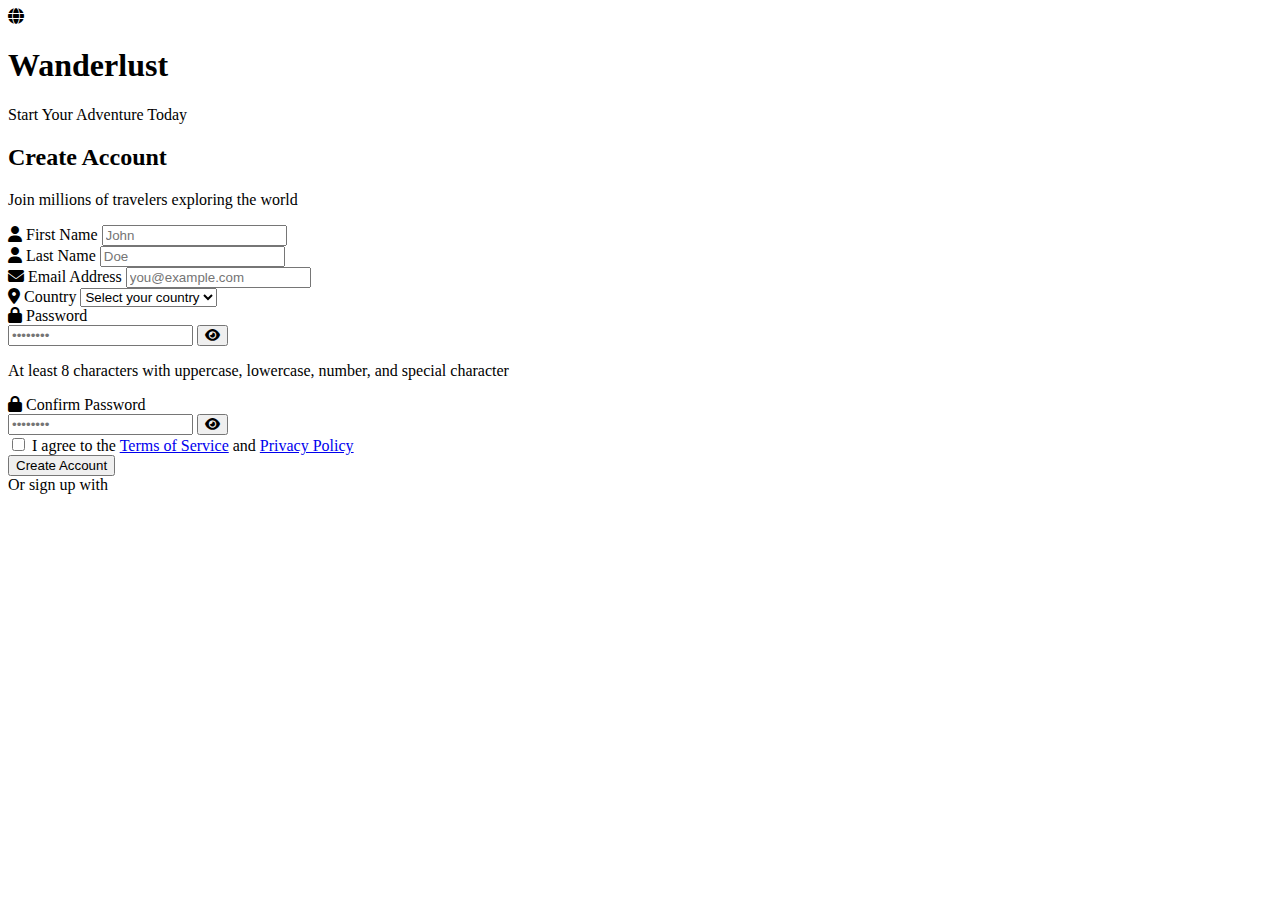
<file: LoginPage/signup.html>
<!DOCTYPE html>
<html lang="en">
<head>
    <meta charset="UTF-8">
    <meta name="viewport" content="width=device-width, initial-scale=1.0">
    <title>Wanderlust - Sign Up</title>
    <link rel="stylesheet" href="https://cdnjs.cloudflare.com/ajax/libs/font-awesome/6.4.0/css/all.min.css">
    <link rel="preconnect" href="https://fonts.googleapis.com">
    <link rel="preconnect" href="https://fonts.gstatic.com" crossorigin>
    <link href="https://fonts.googleapis.com/css2?family=Poppins:wght@300;400;500;600;700&family=Playfair+Display:wght@400;500;600;700&display=swap" rel="stylesheet">
</head>
<body>
  <div class="auth-containe signup-container">
      <!-- Background Animation -->
    <div class="blob blob-1"></div>
    <div class="blob blob-2"></div>

    <div class="auth-box">
      <!-- Header -->
      <div class="auth-header">
          <div class="auth-logo-container">
              <i class="fas fa-globe"></i>
              <h1>Wanderlust</h1>
          </div>
          <p class="auth-subtitle">Start Your Adventure Today</p>
    </div>
        <!-- Signup Card -->
    <div class="auth-card">
      <div class="card-header">
        <h2>Create Account</h2>
        <p>Join millions of travelers exploring the world</p>
    </div>
    <div class="card-content">
        <!-- Error Message -->
        <div id="errorMessage" class="error-message" style="display: none;">
            <i class="fas fa-exclamation-circle"></i>
            <span id="errorText"></span>
    </div>
        <!-- Signup Form -->
    <form id="signupForm" class="auth-form">
        <!-- Name Fields -->
      <div class="form-row">
        <div class="form-group">
          <label for="firstName"><i class="fas fa-user"></i> First Name</label>
          <input 
              type="text" 
              id="firstName" 
              name="firstName" 
              placeholder="John"
              required
            >
        </div>
        <div class="form-group">
          <label for="lastName"><i class="fas fa-user"></i> Last Name</label>
          <input 
              type="text" 
              id="lastName" 
              name="lastName" 
              placeholder="Doe"
              required
          >
        </div>
      </div>
            <!-- Email Field -->
      <div class="form-group">
        <label for="email"><i class="fas fa-envelope"></i> Email Address</label>
        <input 
            type="email" 
            id="email" 
            name="email" 
            placeholder="you@example.com"
            required
        >
      </div>
            <!-- Country Field -->
      <div class="form-group">
        <label for="country"><i class="fas fa-map-marker-alt"></i> Country</label>
        <select id="country" name="country" required>
          <option value="">Select your country</option>
          <option value="United States">United States</option>
          <option value="United Kingdom">United Kingdom</option>
          <option value="Canada">Canada</option>
          <option value="Australia">Australia</option>
          <option value="India">India</option>
          <option value="Germany">Germany</option>
          <option value="France">France</option>
          <option value="Japan">Japan</option>
          <option value="Brazil">Brazil</option>
          <option value="Mexico">Mexico</option>
          <option value="Other">Other</option>
        </select>
      </div>
            <!-- Password Field -->
      <div class="form-group">
        <label for="password"><i class="fas fa-lock"></i> Password</label>
        <div class="password-input-wrapper">
          <input 
              type="password" 
              id="password" 
              name="password" 
              placeholder="••••••••"
              required
          >
          <button type="button" class="toggle-password" onclick="togglePassword('password')">
              <i class="fas fa-eye"></i>
            </button>
        </div>
        <p class="password-hint">At least 8 characters with uppercase, lowercase, number, and special character</p>
      </div>
            <!-- Confirm Password Field -->
      <div class="form-group">
        <label for="confirmPassword"><i class="fas fa-lock"></i> Confirm Password</label>
        <div class="password-input-wrapper">
            <input 
                type="password" 
                id="confirmPassword" 
                name="confirmPassword" 
                placeholder="••••••••"
                required
            >
            <button type="button" class="toggle-password" onclick="togglePassword('confirmPassword')">
                <i class="fas fa-eye"></i>
            </button>
        </div>
      </div>
      <!-- Terms Checkbox -->
      <div class="checkbox-wrapper">
        <input type="checkbox" id="agreeTerms" name="agreeTerms" required>
        <label for="agreeTerms">
            I agree to the <a href="#">Terms of Service</a> and <a href="#">Privacy Policy</a>
        </label>
      </div>
            <!-- Submit Button -->
      <button type="submit" class="btn btn-primary">
          <span id="btnText">Create Account</span>
          <i class="fas fa-spinner fa-spin" id="btnSpinner" style="display: none;"></i>
      </button>
    </form>
        <!-- Divider -->
    <div class="divider">
        <span>Or sign up with</span>
    </div>




  </div>
</body>
</html>
</file>
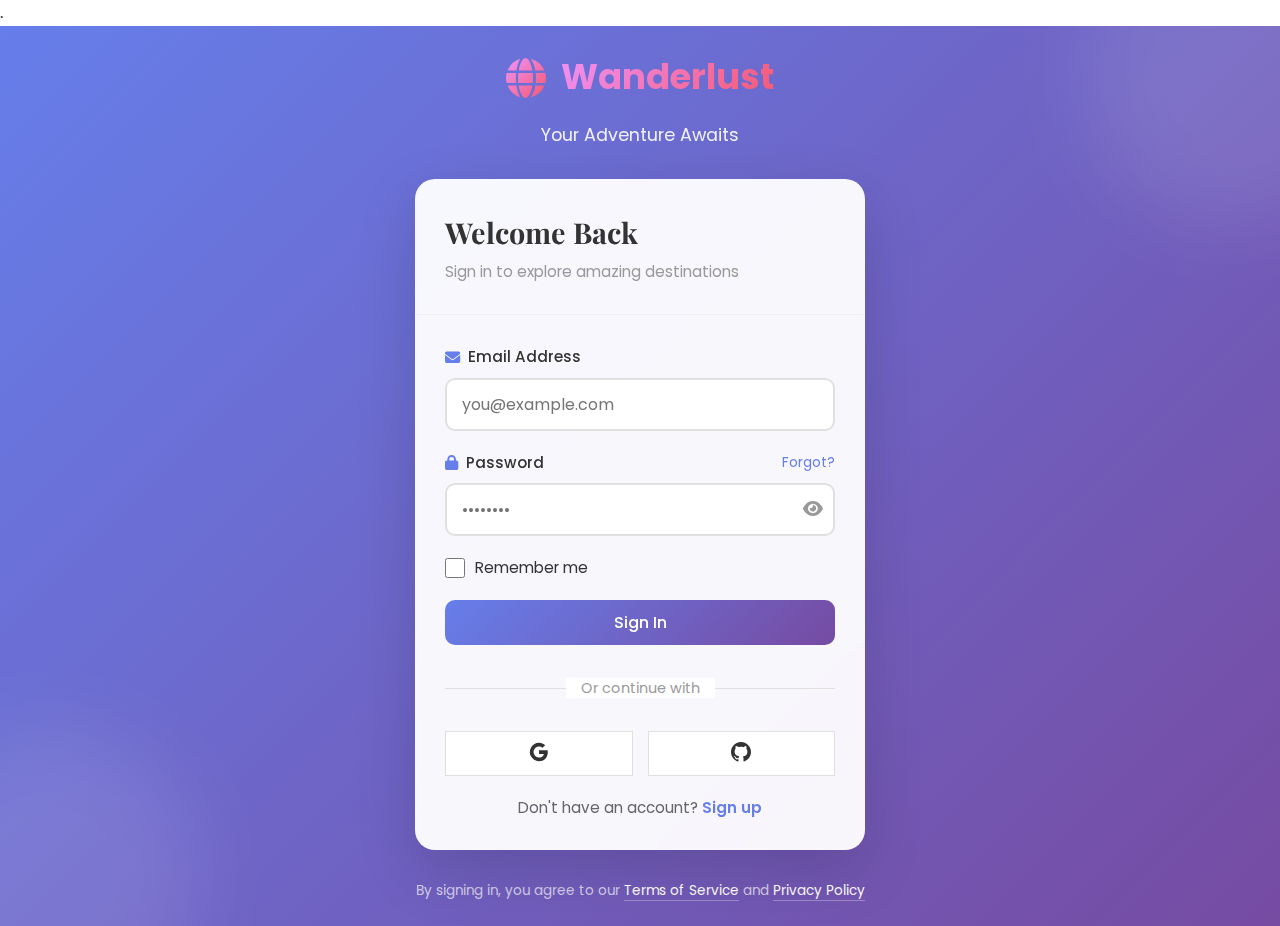
<file: LoginPage/login/login.html>
<!DOCTYPE html>
<html lang="en">
<head>
    <meta charset="UTF-8">
    <meta name="viewport" content="width=device-width, initial-scale=1.0">
    <title>Wanderlust - Login</title>
    <link rel="stylesheet" href="https://cdnjs.cloudflare.com/ajax/libs/font-awesome/6.4.0/css/all.min.css">.
    <link rel="stylesheet" href="login.css">
    <link rel="preconnect" href="https://fonts.googleapis.com">
    <link rel="preconnect" href="https://fonts.gstatic.com" crossorigin>
    <link href="https://fonts.googleapis.com/css2?family=Poppins:wght@300;400;500;600;700&family=Playfair+Display:wght@400;500;600;700&display=swap" rel="stylesheet">
</head>
<body>
    <div class="auth-container login-container">
        <!-- Background Animation -->
        <div class="blob blob-1"></div>
        <div class="blob blob-2"></div>

        <div class="auth-box">
            <!-- Header -->
            <div class="auth-header">
                <div class="auth-logo-container">
                    <i class="fas fa-globe"></i>
                    <h1>Wanderlust</h1>
                </div>
                <p class="auth-subtitle">Your Adventure Awaits</p>
            </div>

            <!-- Login Card -->
            <div class="auth-card">
                <div class="card-header">
                    <h2>Welcome Back</h2>
                    <p>Sign in to explore amazing destinations</p>
                </div>

                <div class="card-content">
                    <!-- Error Message -->
                    <div id="errorMessage" class="error-message" style="display: none;">
                        <i class="fas fa-exclamation-circle"></i>
                        <span id="errorText"></span>
                    </div>

                    <!-- Login Form -->
                    <form id="loginForm" class="auth-form">
                        <!-- Email Field -->
                        <div class="form-group">
                            <label for="email"><i class="fas fa-envelope"></i> Email Address</label>
                            <input 
                                type="email" 
                                id="email" 
                                name="email" 
                                placeholder="you@example.com"
                                required
                            >
                        </div>

                        <!-- Password Field -->
                        <div class="form-group">
                            <div class="label-wrapper">
                                <label for="password"><i class="fas fa-lock"></i> Password</label>
                                <a href="#" class="forgot-link">Forgot?</a>
                            </div>
                            <div class="password-input-wrapper">
                                <input 
                                    type="password" 
                                    id="password" 
                                    name="password" 
                                    placeholder="••••••••"
                                    required
                                >
                                <button type="button" class="toggle-password" onclick="togglePassword('password')">
                                    <i class="fas fa-eye"></i>
                                </button>
                            </div>
                        </div>

                        <!-- Remember Me -->
                        <div class="checkbox-wrapper">
                            <input type="checkbox" id="remember" name="remember">
                            <label for="remember">Remember me</label>
                        </div>

                        <!-- Submit Button -->
                        <button type="submit" class="btn btn-primary">
                            <span id="btnText">Sign In</span>
                            <i class="fas fa-spinner fa-spin" id="btnSpinner" style="display: none;"></i>
                        </button>
                    </form>

                    <!-- Divider -->
                    <div class="divider">
                        <span>Or continue with</span>
                    </div>

                    <!-- Social Login -->
                    <div class="social-buttons">
                        <button type="button" class="btn-social" onclick="socialLogin('google')">
                            <svg class="social-icon" viewBox="0 0 24 24" fill="currentColor">
                                <path d="M22.56 12.25c0-.78-.07-1.53-.2-2.25H12v4.26h5.92c-.26 1.37-1.04 2.53-2.21 3.31v2.77h3.57c2.08-1.92 3.28-4.74 3.28-8.09z" />
                                <path d="M12 23c2.97 0 5.46-.98 7.28-2.66l-3.57-2.77c-.98.66-2.23 1.06-3.71 1.06-2.86 0-5.29-1.93-6.16-4.53H2.18v2.84C3.99 20.53 7.7 23 12 23z" />
                                <path d="M5.84 14.09c-.22-.66-.35-1.36-.35-2.09s.13-1.43.35-2.09V7.07H2.18C1.43 8.55 1 10.22 1 12s.43 3.45 1.18 4.93l2.85-2.22.81-.62z" />
                                <path d="M12 5.38c1.62 0 3.06.56 4.21 1.64l3.15-3.15C17.45 2.09 14.97 1 12 1 7.7 1 3.99 3.47 2.18 7.07l3.66 2.84c.87-2.6 3.3-4.53 6.16-4.53z" />
                            </svg>
                        </button>
                        <button type="button" class="btn-social" onclick="socialLogin('github')">
                            <svg class="social-icon" fill="currentColor" viewBox="0 0 20 20">
                                <path fill-rule="evenodd" d="M10 0C4.477 0 0 4.484 0 10.017c0 4.425 2.865 8.18 6.839 9.49.5.092.682-.217.682-.482 0-.237-.008-.868-.013-1.703-2.782.603-3.369-1.343-3.369-1.343-.454-1.156-1.11-1.463-1.11-1.463-.908-.62.069-.608.069-.608 1.003.07 1.531 1.032 1.531 1.032.892 1.53 2.341 1.544 2.914 1.194.092-.929.35-1.544.636-1.9-2.22-.253-4.555-1.11-4.555-4.943 0-1.091.39-1.984 1.029-2.683-.103-.253-.446-1.27.098-2.647 0 0 .84-.269 2.75 1.025A9.578 9.578 0 0110 4.817c.85.004 1.705.114 2.504.336 1.909-1.294 2.747-1.025 2.747-1.025.546 1.377.203 2.394.1 2.647.64.699 1.028 1.592 1.028 2.683 0 3.842-2.339 4.687-4.566 4.935.359.309.678.919.678 1.852 0 1.336-.012 2.415-.012 2.743 0 .267.18.578.688.48C17.137 18.194 20 14.44 20 10.017 20 4.484 15.522 0 10 0z" clip-rule="evenodd" />
                            </svg>
                        </button>
                    </div>

                    <!-- Sign Up Link -->
                    <p class="auth-link">
                        Don't have an account?
                        <a href="../signup/signup.html">Sign up</a>
                    </p>
                </div>
            </div>

            <!-- Footer -->
            <div class="auth-footer">
                <p>By signing in, you agree to our <a href="#">Terms of Service</a> and <a href="#">Privacy Policy</a></p>
            </div>
        </div>
    </div>

    <script src="login.js"></script>
</body>
</html>
</file>
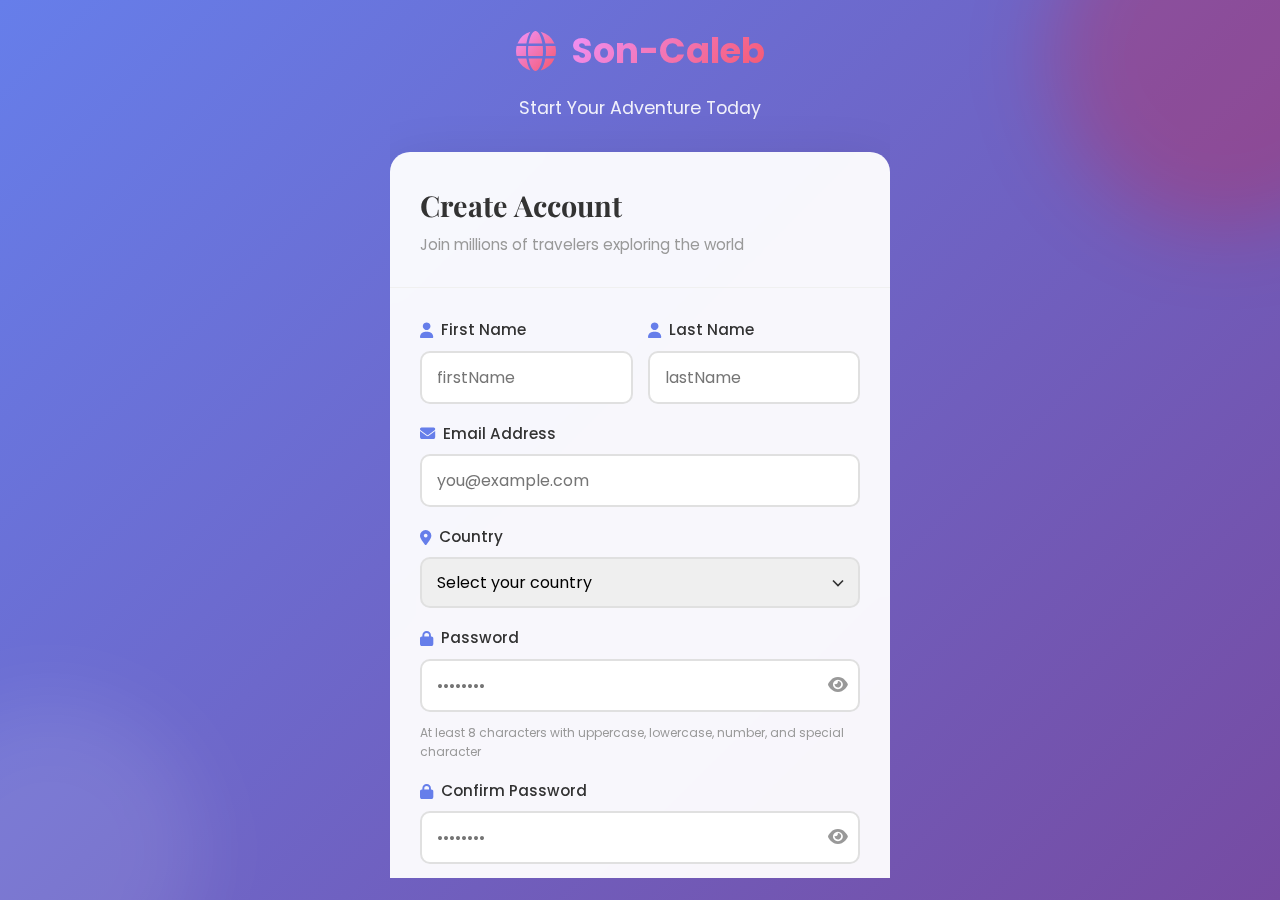
<file: LoginPage/signup/signup.html>
<!DOCTYPE html>
<html lang="en">
<head>
    <meta charset="UTF-8">
    <meta name="viewport" content="width=device-width, initial-scale=1.0">
    <title>Son-caleb - Sign Up</title>
    <link rel="stylesheet" href="https://cdnjs.cloudflare.com/ajax/libs/font-awesome/6.4.0/css/all.min.css">
    <link rel="preconnect" href="https://fonts.googleapis.com">
    <link rel="preconnect" href="https://fonts.gstatic.com" crossorigin>
    <link href="https://fonts.googleapis.com/css2?family=Poppins:wght@300;400;500;600;700&family=Playfair+Display:wght@400;500;600;700&display=swap" rel="stylesheet">
    <link rel="stylesheet" href="signup.css">
</head>
<body>
    <div class="auth-container signup-container">
        <!-- Background Animation -->
        <div class="blob blob-1"></div>
        <div class="blob blob-2"></div>

        <div class="auth-box">
            <!-- Header -->
            <div class="auth-header">
                <div class="auth-logo-container">
                    <i class="fas fa-globe"></i>
                    <h1>Son-Caleb</h1>
                </div>
                <p class="auth-subtitle">Start Your Adventure Today</p>
            </div>

            <!-- Signup Card -->
            <div class="auth-card">
                <div class="card-header">
                    <h2>Create Account</h2>
                    <p>Join millions of travelers exploring the world</p>
                </div>

                <div class="card-content">
                    <!-- Error Message -->
                    <div id="errorMessage" class="error-message" style="display: none;">
                        <i class="fas fa-exclamation-circle"></i>
                        <span id="errorText"></span>
                    </div>

                    <!-- Signup Form -->
                    <form id="signupForm" class="auth-form">
                        <!-- Name Fields -->
                        <div class="form-row">
                            <div class="form-group">
                                <label for="firstName"><i class="fas fa-user"></i> First Name</label>
                                <input 
                                    type="text" 
                                    id="firstName" 
                                    name="firstName" 
                                    placeholder="firstName"
                                    required
                                >
                            </div>
                            <div class="form-group">
                                <label for="lastName"><i class="fas fa-user"></i> Last Name</label>
                                <input 
                                    type="text" 
                                    id="lastName" 
                                    name="lastName" 
                                    placeholder="lastName"
                                    required
                                >
                            </div>
                        </div>

                        <!-- Email Field -->
                        <div class="form-group">
                            <label for="email"><i class="fas fa-envelope"></i> Email Address</label>
                            <input 
                                type="email" 
                                id="email" 
                                name="email" 
                                placeholder="you@example.com"
                                required
                            >
                        </div>

                        <!-- Country Field -->
                        <div class="form-group">
                            <label for="country"><i class="fas fa-map-marker-alt"></i> Country</label>
                            <select id="country" name="country" required>
                                <option value="">Select your country</option>
                                <option value="United States">United States</option>
                                <option value="United Kingdom">United Kingdom</option>
                                <option value="Canada">Canada</option>
                                <option value="Australia">Australia</option>
                                <option value="India">India</option>
                                <option value="Germany">Germany</option>
                                <option value="France">France</option>
                                <option value="Japan">Japan</option>
                                <option value="Brazil">Brazil</option>
                                <option value="Mexico">Mexico</option>
                                <option value="Japan">Ethiopia</option>
                                <option value="Brazil">Manadakaskar</option>
                                <option value="Mexico">Somali</option>
                                <option value="Other">Other</option>
                            </select>
                        </div>

                        <!-- Password Field -->
                        <div class="form-group">
                            <label for="password"><i class="fas fa-lock"></i> Password</label>
                            <div class="password-input-wrapper">
                                <input 
                                    type="password" 
                                    id="password" 
                                    name="password" 
                                    placeholder="••••••••"
                                    required
                                >
                                <button type="button" class="toggle-password" onclick="togglePassword('password')">
                                    <i class="fas fa-eye"></i>
                                </button>
                            </div>
                            <p class="password-hint">At least 8 characters with uppercase, lowercase, number, and special character</p>
                        </div>

                        <!-- Confirm Password Field -->
                        <div class="form-group">
                            <label for="confirmPassword"><i class="fas fa-lock"></i> Confirm Password</label>
                            <div class="password-input-wrapper">
                                <input 
                                    type="password" 
                                    id="confirmPassword" 
                                    name="confirmPassword" 
                                    placeholder="••••••••"
                                    required
                                >
                                <button type="button" class="toggle-password" onclick="togglePassword('confirmPassword')">
                                    <i class="fas fa-eye"></i>
                                </button>
                            </div>
                        </div>

                        <!-- Terms Checkbox -->
                        <div class="checkbox-wrapper">
                            <input type="checkbox" id="agreeTerms" name="agreeTerms" required>
                            <label for="agreeTerms">
                                I agree to the <a href="#">Terms of Service</a> and <a href="#">Privacy Policy</a>
                            </label>
                        </div>

                        <!-- Submit Button -->
                        <button type="submit" class="btn btn-primary">
                            <span id="btnText">Create Account</span>
                            <i class="fas fa-spinner fa-spin" id="btnSpinner" style="display: none;"></i>
                        </button>
                    </form>

                    <!-- Divider -->
                    <div class="divider">
                        <span>Or sign up with</span>
                    </div>

                    <!-- Social Login -->
                    <div class="social-buttons">
                        <button type="button" class="btn-social" onclick="socialLogin('google')">
                            <svg class="social-icon" viewBox="0 0 24 24" fill="currentColor">
                                <path d="M22.56 12.25c0-.78-.07-1.53-.2-2.25H12v4.26h5.92c-.26 1.37-1.04 2.53-2.21 3.31v2.77h3.57c2.08-1.92 3.28-4.74 3.28-8.09z" />
                                <path d="M12 23c2.97 0 5.46-.98 7.28-2.66l-3.57-2.77c-.98.66-2.23 1.06-3.71 1.06-2.86 0-5.29-1.93-6.16-4.53H2.18v2.84C3.99 20.53 7.7 23 12 23z" />
                                <path d="M5.84 14.09c-.22-.66-.35-1.36-.35-2.09s.13-1.43.35-2.09V7.07H2.18C1.43 8.55 1 10.22 1 12s.43 3.45 1.18 4.93l2.85-2.22.81-.62z" />
                                <path d="M12 5.38c1.62 0 3.06.56 4.21 1.64l3.15-3.15C17.45 2.09 14.97 1 12 1 7.7 1 3.99 3.47 2.18 7.07l3.66 2.84c.87-2.6 3.3-4.53 6.16-4.53z" />
                            </svg>
                        </button>
                        <button type="button" class="btn-social" onclick="socialLogin('github')">
                            <svg class="social-icon" fill="currentColor" viewBox="0 0 20 20">
                                <path fill-rule="evenodd" d="M10 0C4.477 0 0 4.484 0 10.017c0 4.425 2.865 8.18 6.839 9.49.5.092.682-.217.682-.482 0-.237-.008-.868-.013-1.703-2.782.603-3.369-1.343-3.369-1.343-.454-1.156-1.11-1.463-1.11-1.463-.908-.62.069-.608.069-.608 1.003.07 1.531 1.032 1.531 1.032.892 1.53 2.341 1.544 2.914 1.194.092-.929.35-1.544.636-1.9-2.22-.253-4.555-1.11-4.555-4.943 0-1.091.39-1.984 1.029-2.683-.103-.253-.446-1.27.098-2.647 0 0 .84-.269 2.75 1.025A9.578 9.578 0 0110 4.817c.85.004 1.705.114 2.504.336 1.909-1.294 2.747-1.025 2.747-1.025.546 1.377.203 2.394.1 2.647.64.699 1.028 1.592 1.028 2.683 0 3.842-2.339 4.687-4.566 4.935.359.309.678.919.678 1.852 0 1.336-.012 2.415-.012 2.743 0 .267.18.578.688.48C17.137 18.194 20 14.44 20 10.017 20 4.484 15.522 0 10 0z" clip-rule="evenodd" />
                            </svg>
                        </button>
                    </div>

                    <!-- Login Link -->
                    <p class="auth-link">
                        Already have an account?
                        <a href="../login/login.html">Sign in</a>
                    </p>
                </div>
            </div>

            <!-- Footer -->
            <div class="auth-footer">
                <p>By creating an account, you're embarking on your next adventure with us.</p>
            </div>
        </div>
    </div>
<script src="signup.js"></script>
</body>
</html>
</file>
<file: LoginPage/login/login.css>
* {
  margin: 0;
  padding: 0;
  box-sizing: border-box;
}

html {
  scroll-behavior: smooth;
}

body {
  font-family: "Poppins", sans-serif;
  line-height: 1.6;
  color: #333;
}

/* Auth Container */
.auth-container {
  min-height: 100vh;
  background: linear-gradient(135deg, #667eea 0%, #764ba2 100%);
  display: flex;
  align-items: center;
  justify-content: center;
  padding: 20px;
  position: relative;
  overflow: hidden;
}

/* Blobs */
.blob {
  position: absolute;
  border-radius: 50%;
  background: rgba(255, 255, 255, 0.1);
  filter: blur(40px);
}

.blob-1 {
  width: 300px;
  height: 300px;
  top: -100px;
  right: -100px;
  animation: blob-animation 7s infinite;
}

.blob-2 {
  width: 300px;
  height: 300px;
  bottom: -100px;
  left: -100px;
  animation: blob-animation 7s infinite 2s;
}

@keyframes blob-animation {
  0%, 100% { transform: translate(0, 0) scale(1); }
  33% { transform: translate(30px, -50px) scale(1.1); }
  66% { transform: translate(-20px, 20px) scale(0.9); }
}

/* Auth Box */
.auth-box {
  width: 100%;
  max-width: 450px;
  position: relative;
  z-index: 10;
}

/* Auth Header */
.auth-header {
  text-align: center;
  margin-bottom: 30px;
  color: white;
}

.auth-logo-container {
  display: flex;
  align-items: center;
  justify-content: center;
  gap: 15px;
  margin-bottom: 15px;
}

.auth-logo-container i {
  font-size: 2.5rem;
  background: linear-gradient(135deg, #f093fb 0%, #f5576c 100%);
  -webkit-background-clip: text;
  -webkit-text-fill-color: transparent;
  background-clip: text;
}

.auth-logo-container h1 {
  font-size: 2.2rem;
  font-weight: 700;
  margin: 0;
  background: linear-gradient(135deg, #f093fb 0%, #f5576c 100%);
  -webkit-background-clip: text;
  -webkit-text-fill-color: transparent;
  background-clip: text;
}

.auth-subtitle {
  font-size: 1.1rem;
  opacity: 0.9;
  margin: 0;
}

/* Auth Card */
.auth-card {
  background: rgba(255, 255, 255, 0.95);
  backdrop-filter: blur(10px);
  border-radius: 20px;
  box-shadow: 0 20px 60px rgba(0, 0, 0, 0.15);
  overflow: hidden;
}

.card-header {
  padding: 30px;
  border-bottom: 1px solid #f0f0f0;
}

.card-header h2 {
  font-size: 1.8rem;
  color: #333;
  margin: 0 0 5px 0;
  font-family: "Playfair Display", serif;
}

.card-header p {
  color: #999;
  font-size: 0.95rem;
  margin: 0;
}

.card-content {
  padding: 30px;
}

/* Forms */
.auth-form {
  display: flex;
  flex-direction: column;
  gap: 20px;
}

.form-group {
  display: flex;
  flex-direction: column;
  gap: 8px;
}

label {
  font-size: 0.95rem;
  font-weight: 500;
  color: #333;
  display: flex;
  align-items: center;
  gap: 8px;
}

label i {
  color: #667eea;
}

.label-wrapper {
  display: flex;
  justify-content: space-between;
  align-items: center;
}

.forgot-link {
  font-size: 0.85rem;
  color: #667eea;
  text-decoration: none;
  transition: color 0.3s ease;
}

.forgot-link:hover {
  color: #764ba2;
}

.password-input-wrapper {
  position: relative;
  display: flex;
  align-items: center;
}

.form-group input {
  width: 100%;
  padding: 12px 15px;
  border: 2px solid #e0e0e0;
  border-radius: 10px;
  font-size: 1rem;
  font-family: inherit;
  transition: all 0.3s ease;
}

.form-group input:focus {
  outline: none;
  border-color: #667eea;
  box-shadow: 0 0 0 3px rgba(102, 126, 234, 0.1);
}

.toggle-password {
  position: absolute;
  right: 12px;
  background: none;
  border: none;
  color: #999;
  cursor: pointer;
  font-size: 1.1rem;
  transition: color 0.3s ease;
}

.toggle-password:hover {
  color: #667eea;
}

/* Checkboxes */
.checkbox-wrapper {
  display: flex;
  align-items: center;
  gap: 10px;
}

.checkbox-wrapper input {
  width: 20px;
  height: 20px;
  cursor: pointer;
  accent-color: #667eea;
}

.checkbox-wrapper label {
  margin: 0;
  cursor: pointer;
  font-weight: 400;
  font-size: 0.95rem;
}

/* Error Message */
.error-message {
  padding: 12px 15px;
  background: #fee;
  border: 1px solid #fcc;
  border-radius: 8px;
  color: #c33;
  font-size: 0.9rem;
  display: flex;
  align-items: center;
  gap: 10px;
  margin-bottom: 10px;
  animation: shake 0.3s ease;
}

@keyframes shake {
  0%, 100% { transform: translateX(0); }
  25% { transform: translateX(-5px); }
  75% { transform: translateX(5px); }
}

/* Buttons */
.btn {
  padding: 12px 20px;
  border: none;
  border-radius: 10px;
  font-weight: 500;
  font-size: 1rem;
  cursor: pointer;
  transition: all 0.3s ease;
  font-family: inherit;
  display: inline-flex;
  align-items: center;
  justify-content: center;
  gap: 8px;
}

.btn-primary {
  background: linear-gradient(135deg, #667eea 0%, #764ba2 100%);
  color: white;
  width: 100%;
  height: 45px;
}

.btn-primary:hover {
  transform: translateY(-2px);
  box-shadow: 0 10px 25px rgba(102, 126, 234, 0.3);
}

.btn-primary:active {
  transform: translateY(0);
}

.btn-social {
  flex: 1;
  background: white;
  border: 1px solid #e0e0e0;
  color: #333;
  height: 45px;
}

.btn-social:hover {
  border-color: #667eea;
  background: #f9f9f9;
}

.social-icon {
  width: 20px;
  height: 20px;
}

/* Divider */
.divider {
  position: relative;
  margin: 30px 0;
  text-align: center;
}

.divider::before {
  content: "";
  position: absolute;
  top: 50%;
  left: 0;
  right: 0;
  height: 1px;
  background: #e0e0e0;
}

.divider span {
  position: relative;
  background: white;
  padding: 0 15px;
  color: #999;
  font-size: 0.9rem;
}

/* Social Buttons */
.social-buttons {
  display: grid;
  grid-template-columns: 1fr 1fr;
  gap: 15px;
}

/* Links */
.auth-link {
  text-align: center;
  font-size: 0.95rem;
  color: #666;
  margin-top: 20px;
}

.auth-link a {
  color: #667eea;
  text-decoration: none;
  font-weight: 600;
  cursor: pointer;
}

.auth-link a:hover {
  color: #764ba2;
}

/* Footer */
.auth-footer {
  text-align: center;
  margin-top: 30px;
  color: rgba(255, 255, 255, 0.7);
  font-size: 0.85rem;
}

.auth-footer a {
  color: white;
  text-decoration: none;
  border-bottom: 1px solid rgba(255, 255, 255, 0.3);
}

.auth-footer a:hover {
  border-bottom-color: white;
}

/* Responsive */
@media (max-width: 768px) {
  .auth-box {
      max-width: 100%;
  }

  .auth-header {
      margin-bottom: 20px;
  }

  .card-header {
      padding: 20px;
  }

  .card-content {
      padding: 20px;
  }

  .card-header h2 {
      font-size: 1.5rem;
  }

  .blob {
      width: 200px;
      height: 200px;
  }
}

@media (max-width: 480px) {
  .auth-container {
      padding: 10px;
  }

  .card-header {
      padding: 15px;
  }

  .card-content {
      padding: 15px;
  }

  .card-header h2 {
      font-size: 1.3rem;
  }

  .auth-logo-container h1 {
      font-size: 1.8rem;
  }

  .auth-logo-container i {
      font-size: 2rem;
  }

  .social-buttons {
      grid-template-columns: 1fr;
  }
}
</file>
<file: LoginPage/signup/signup.css>
* {
margin: 0;
padding: 0;
box-sizing: border-box;
}

html {
scroll-behavior: smooth;
}

body {
font-family: "Poppins", sans-serif;
line-height: 1.6;
color: #333;
}

/* Auth Container */
.auth-container {
min-height: 100vh;
background: linear-gradient(135deg, #667eea 0%, #764ba2 100%);
display: flex;
align-items: center;
justify-content: center;
padding: 20px;
position: relative;
overflow: hidden;
}

/* Blobs */
.blob {
position: absolute;
border-radius: 50%;
background: rgba(255, 255, 255, 0.1);
filter: blur(40px);
}
/* 
.blob-1 {
width: 300px;
height: 300px;
top: -100px;
right: -100px;
animation: blob-animation 7s infinite;
} */
.blob-1 {
    width: 350px;
    height: 350px;
    top: -120px;
    right: -120px;
    animation: blob-animation 5s infinite;
    background: rgba(255, 0, 0, 0.2); /* temporary red tint to see effect */
}

.blob-2 {
width: 300px;
height: 300px;
bottom: -100px;
left: -100px;
animation: blob-animation 7s infinite 2s;
}

@keyframes blob-animation {
0%, 100% { transform: translate(0, 0) scale(1); }
33% { transform: translate(30px, -50px) scale(1.1); }
66% { transform: translate(-20px, 20px) scale(0.9); }
}

/* Auth Box */
.auth-box {
width: 100%;
max-width: 500px;
position: relative;
z-index: 10;
max-height: 95vh;
overflow-y: auto;
}

/* Auth Header */
.auth-header {
text-align: center;
margin-bottom: 30px;
color: white;
}

.auth-logo-container {
display: flex;
align-items: center;
justify-content: center;
gap: 15px;
margin-bottom: 15px;
}

.auth-logo-container i {
font-size: 2.5rem;
background: linear-gradient(135deg, #f093fb 0%, #f5576c 100%);
-webkit-background-clip: text;
-webkit-text-fill-color: transparent;
background-clip: text;
}

.auth-logo-container h1 {
font-size: 2.2rem;
font-weight: 700;
margin: 0;
background: linear-gradient(135deg, #f093fb 0%, #f5576c 100%);
-webkit-background-clip: text;
-webkit-text-fill-color: transparent;
background-clip: text;
}

.auth-subtitle {
font-size: 1.1rem;
opacity: 0.9;
margin: 0;
}

/* Auth Card */
.auth-card {
background: rgba(255, 255, 255, 0.95);
backdrop-filter: blur(10px);
border-radius: 20px;
box-shadow: 0 20px 60px rgba(0, 0, 0, 0.15);
overflow: hidden;
}

.card-header {
padding: 30px;
border-bottom: 1px solid #f0f0f0;
}

.card-header h2 {
font-size: 1.8rem;
color: #333;
margin: 0 0 5px 0;
font-family: "Playfair Display", serif;
}

.card-header p {
color: #999;
font-size: 0.95rem;
margin: 0;
}

.card-content {
padding: 30px;
}

/* Forms */
.auth-form {
display: flex;
flex-direction: column;
gap: 18px;
}

.form-group {
display: flex;
flex-direction: column;
gap: 8px;
}

.form-row {
display: grid;
grid-template-columns: 1fr 1fr;
gap: 15px;
}

label {
font-size: 0.95rem;
font-weight: 500;
color: #333;
display: flex;
align-items: center;
gap: 8px;
}

label i {
color: #667eea;
}

.password-input-wrapper {
position: relative;
display: flex;
align-items: center;
}

.form-group input,
.form-group select {
width: 100%;
padding: 12px 15px;
border: 2px solid #e0e0e0;
border-radius: 10px;
font-size: 1rem;
font-family: inherit;
transition: all 0.3s ease;
}

.form-group input:focus,
.form-group select:focus {
outline: none;
border-color: #667eea;
box-shadow: 0 0 0 3px rgba(102, 126, 234, 0.1);
}

.form-group select {
appearance: none;
background-image: url("data:image/svg+xml;charset=UTF-8,%3csvg xmlns='http://www.w3.org/2000/svg' viewBox='0 0 24 24' fill='none' stroke='%23333' stroke-width='2'%3e%3cpolyline points='6 9 12 15 18 9'%3e%3c/polyline%3e%3c/svg%3e");
background-repeat: no-repeat;
background-position: right 10px center;
background-size: 20px;
padding-right: 35px;
cursor: pointer;
}

.toggle-password {
position: absolute;
right: 12px;
background: none;
border: none;
color: #999;
cursor: pointer;
font-size: 1.1rem;
transition: color 0.3s ease;
}

.toggle-password:hover {
color: #667eea;
}

.password-hint {
font-size: 0.75rem;
color: #999;
margin-top: 3px;
}

/* Checkboxes */
.checkbox-wrapper {
display: flex;
align-items: flex-start;
gap: 10px;
}

.checkbox-wrapper input {
width: 20px;
height: 20px;
cursor: pointer;
accent-color: #667eea;
margin-top: 2px;
flex-shrink: 0;
}

.checkbox-wrapper label {
margin: 0;
cursor: pointer;
font-weight: 400;
font-size: 0.9rem;
}

.checkbox-wrapper a {
color: #667eea;
text-decoration: none;
}

.checkbox-wrapper a:hover {
text-decoration: underline;
}

/* Error Message */
.error-message {
padding: 12px 15px;
background: #fee;
border: 1px solid #fcc;
border-radius: 8px;
color: #c33;
font-size: 0.9rem;
display: flex;
align-items: center;
gap: 10px;
margin-bottom: 10px;
animation: shake 0.3s ease;
}

@keyframes shake {
0%, 100% { transform: translateX(0); }
25% { transform: translateX(-5px); }
75% { transform: translateX(5px); }
}

/* Buttons */
.btn {
padding: 12px 20px;
border: none;
border-radius: 10px;
font-weight: 500;
font-size: 1rem;
cursor: pointer;
transition: all 0.3s ease;
font-family: inherit;
display: inline-flex;
align-items: center;
justify-content: center;
gap: 8px;
}

.btn-primary {
background: linear-gradient(135deg, #667eea 0%, #764ba2 100%);
color: white;
width: 100%;
height: 45px;
}

.btn-primary:hover {
transform: translateY(-2px);
box-shadow: 0 10px 25px rgba(102, 126, 234, 0.3);
}

.btn-social {
flex: 1;
background: white;
border: 1px solid #e0e0e0;
color: #333;
height: 45px;
}

.btn-social:hover {
border-color: #667eea;
background: #f9f9f9;
}

.social-icon {
width: 20px;
height: 20px;
}

/* Divider */
.divider {
position: relative;
margin: 25px 0;
text-align: center;
}

.divider::before {
content: "";
position: absolute;
top: 50%;
left: 0;
right: 0;
height: 1px;
background: #e0e0e0;
}

.divider span {
position: relative;
background: white;
padding: 0 15px;
color: #999;
font-size: 0.9rem;
}

/* Social Buttons */
.social-buttons {
display: grid;
grid-template-columns: 1fr 1fr;
gap: 15px;
}

/* Links */
.auth-link {
text-align: center;
font-size: 0.95rem;
color: #666;
margin-top: 15px;
}

.auth-link a {
color: #667eea;
text-decoration: none;
font-weight: 600;
cursor: pointer;
}

.auth-link a:hover {
color: #764ba2;
}

/* Footer */
.auth-footer {
text-align: center;
margin-top: 25px;
color: rgba(255, 255, 255, 0.7);
font-size: 0.85rem;
}

.auth-footer a {
color: white;
text-decoration: none;
border-bottom: 1px solid rgba(255, 255, 255, 0.3);
}

.auth-footer a:hover {
border-bottom-color: white;
}

/* Scrollbar */
.auth-box::-webkit-scrollbar {
width: 6px;
}

.auth-box::-webkit-scrollbar-track {
background: transparent;
}

.auth-box::-webkit-scrollbar-thumb {
background: #ccc;
border-radius: 3px;
}

.auth-box::-webkit-scrollbar-thumb:hover {
background: #999;
}

/* Responsive */
@media (max-width: 768px) {
.auth-box {
  max-width: 100%;
}

.form-row {
  grid-template-columns: 1fr;
}

.auth-header {
  margin-bottom: 20px;
}

.card-header {
  padding: 20px;
}

.card-content {
  padding: 20px;
}

.card-header h2 {
  font-size: 1.5rem;
}

.blob {
  width: 200px;
  height: 200px;
}
}

@media (max-width: 480px) {
.auth-container {
  padding: 10px;
}

.card-header {
  padding: 15px;
}

.card-content {
  padding: 15px;
}

.card-header h2 {
  font-size: 1.3rem;
}

.auth-logo-container h1 {
  font-size: 1.8rem;
}

.auth-logo-container i {
  font-size: 2rem;
}

.social-buttons {
  grid-template-columns: 1fr;
}

.auth-form {
  gap: 15px;
}
}
</file>
